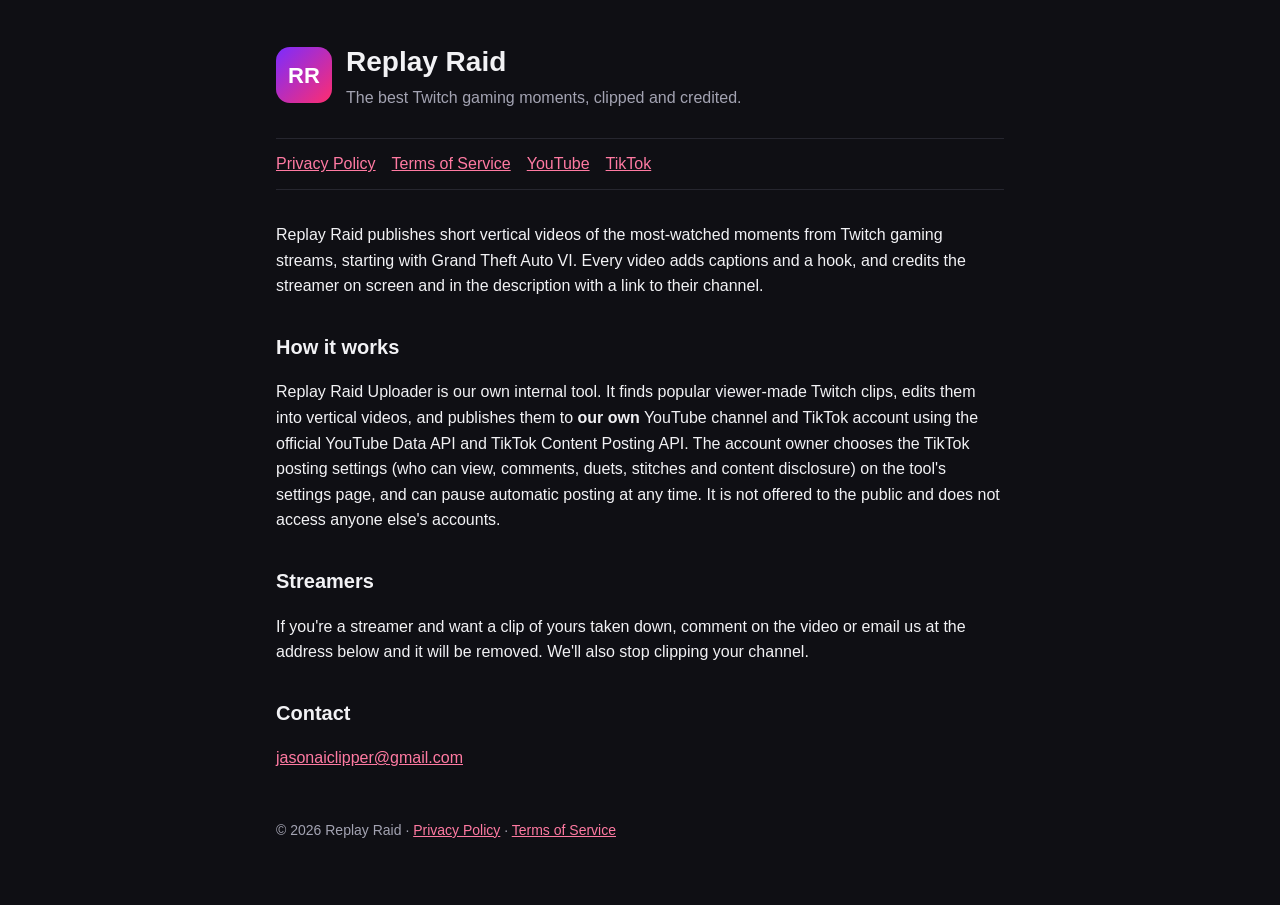
<file: index.html>
<!doctype html><html lang="en"><head><meta charset="utf-8"><meta name="viewport" content="width=device-width,initial-scale=1">
<title>Replay Raid</title><meta name="description" content="The best Twitch gaming moments as short vertical clips, always credited to the streamer.">
<link rel="stylesheet" href="style.css"></head><body><main>
<header><div class="logo">RR</div><div><h1>Replay Raid</h1><div class="muted">The best Twitch gaming moments, clipped and credited.</div></div></header>
<nav><a href="privacy.html">Privacy Policy</a><a href="terms.html">Terms of Service</a><a href="https://www.youtube.com/@replayraidclips">YouTube</a><a href="https://www.tiktok.com/@replay.raid">TikTok</a></nav>
<p>Replay Raid publishes short vertical videos of the most-watched moments from Twitch gaming streams, starting with Grand Theft Auto VI. Every video adds captions and a hook, and credits the streamer on screen and in the description with a link to their channel.</p>
<h2>How it works</h2>
<p>Replay Raid Uploader is our own internal tool. It finds popular viewer-made Twitch clips, edits them into vertical videos, and publishes them to <strong>our own</strong> YouTube channel and TikTok account using the official YouTube Data API and TikTok Content Posting API. The account owner chooses the TikTok posting settings (who can view, comments, duets, stitches and content disclosure) on the tool's settings page, and can pause automatic posting at any time. It is not offered to the public and does not access anyone else's accounts.</p>
<h2>Streamers</h2>
<p>If you're a streamer and want a clip of yours taken down, comment on the video or email us at the address below and it will be removed. We'll also stop clipping your channel.</p>
<h2>Contact</h2>
<p><a href="mailto:jasonaiclipper@gmail.com">jasonaiclipper@gmail.com</a></p>
<footer>&copy; 2026 Replay Raid &middot; <a href="privacy.html">Privacy Policy</a> &middot; <a href="terms.html">Terms of Service</a></footer>
</main></body></html>
</file>
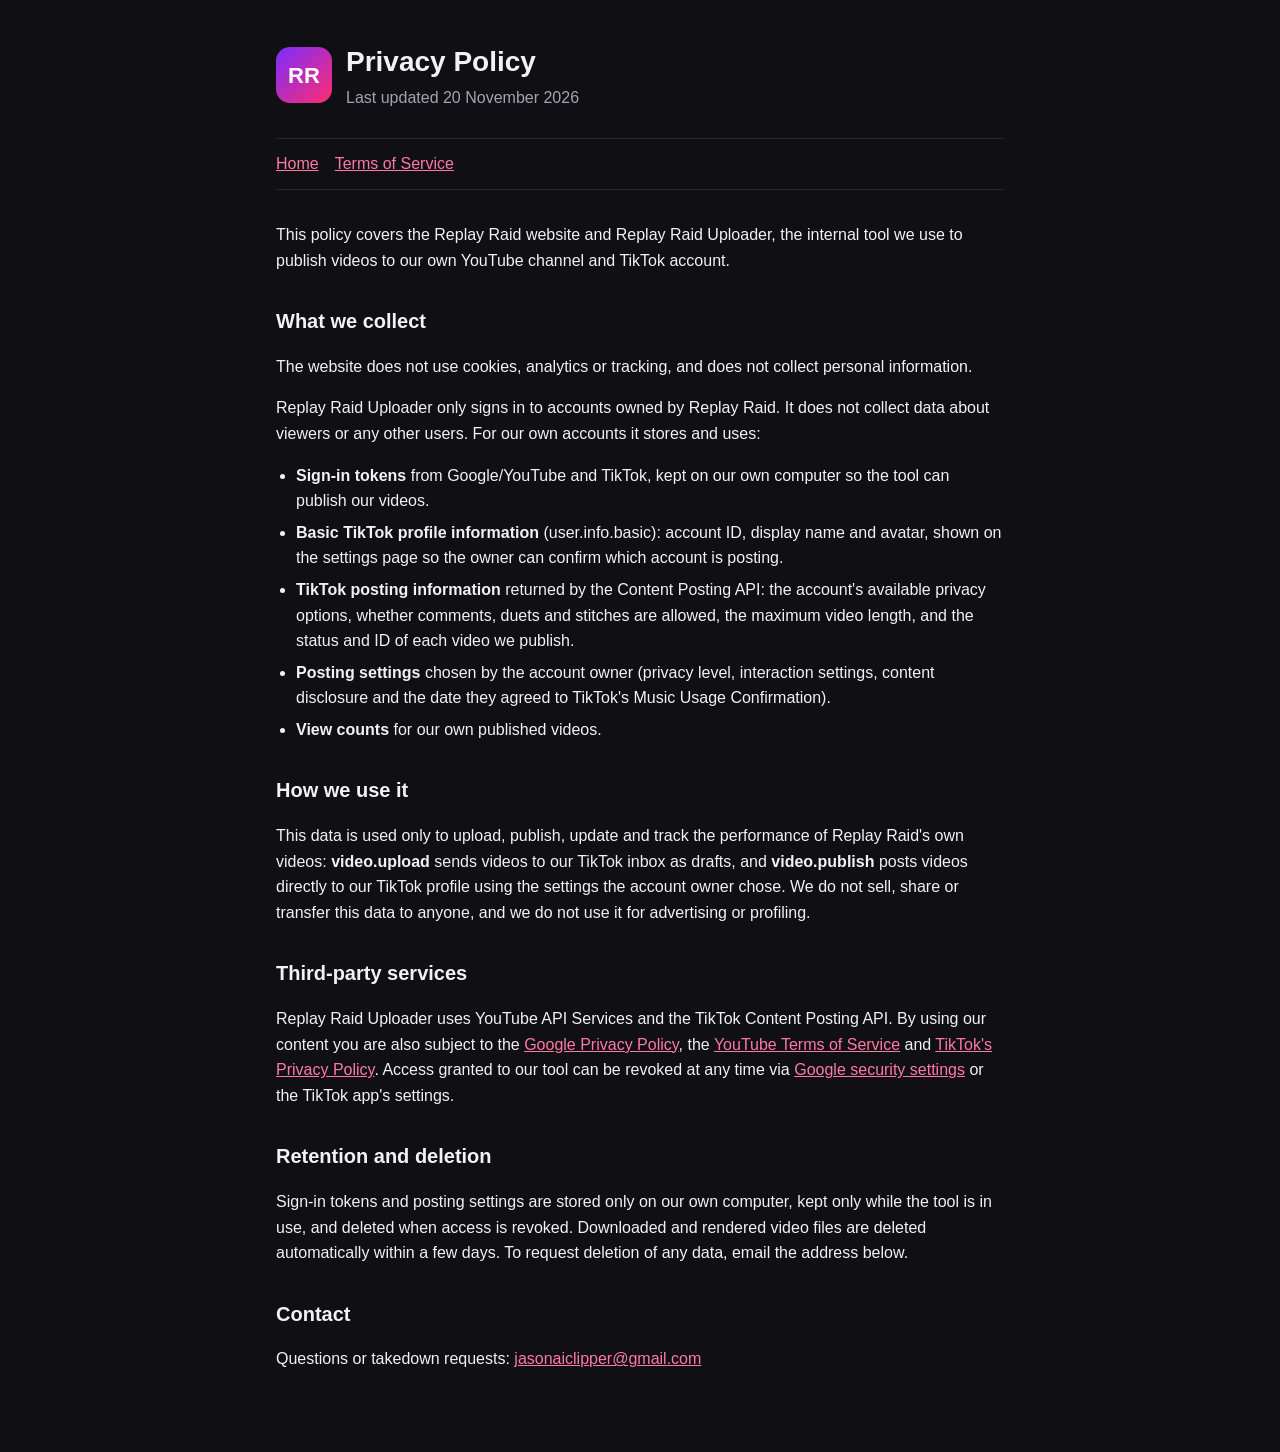
<file: privacy.html>
<!doctype html><html lang="en"><head><meta charset="utf-8"><meta name="viewport" content="width=device-width,initial-scale=1">
<title>Privacy Policy - Replay Raid</title><link rel="stylesheet" href="style.css"></head><body><main>
<header><div class="logo">RR</div><div><h1>Privacy Policy</h1><div class="muted">Last updated 20 November 2026</div></div></header>
<nav><a href="index.html">Home</a><a href="terms.html">Terms of Service</a></nav>
<p>This policy covers the Replay Raid website and Replay Raid Uploader, the internal tool we use to publish videos to our own YouTube channel and TikTok account.</p>
<h2>What we collect</h2>
<p>The website does not use cookies, analytics or tracking, and does not collect personal information.</p>
<p>Replay Raid Uploader only signs in to accounts owned by Replay Raid. It does not collect data about viewers or any other users. For our own accounts it stores and uses:</p>
<ul>
<li><strong>Sign-in tokens</strong> from Google/YouTube and TikTok, kept on our own computer so the tool can publish our videos.</li>
<li><strong>Basic TikTok profile information</strong> (user.info.basic): account ID, display name and avatar, shown on the settings page so the owner can confirm which account is posting.</li>
<li><strong>TikTok posting information</strong> returned by the Content Posting API: the account's available privacy options, whether comments, duets and stitches are allowed, the maximum video length, and the status and ID of each video we publish.</li>
<li><strong>Posting settings</strong> chosen by the account owner (privacy level, interaction settings, content disclosure and the date they agreed to TikTok's Music Usage Confirmation).</li>
<li><strong>View counts</strong> for our own published videos.</li>
</ul>
<h2>How we use it</h2>
<p>This data is used only to upload, publish, update and track the performance of Replay Raid's own videos: <strong>video.upload</strong> sends videos to our TikTok inbox as drafts, and <strong>video.publish</strong> posts videos directly to our TikTok profile using the settings the account owner chose. We do not sell, share or transfer this data to anyone, and we do not use it for advertising or profiling.</p>
<h2>Third-party services</h2>
<p>Replay Raid Uploader uses YouTube API Services and the TikTok Content Posting API. By using our content you are also subject to the <a href="https://policies.google.com/privacy">Google Privacy Policy</a>, the <a href="https://www.youtube.com/t/terms">YouTube Terms of Service</a> and <a href="https://www.tiktok.com/legal/page/global/privacy-policy/en">TikTok's Privacy Policy</a>. Access granted to our tool can be revoked at any time via <a href="https://security.google.com/settings/security/permissions">Google security settings</a> or the TikTok app's settings.</p>
<h2>Retention and deletion</h2>
<p>Sign-in tokens and posting settings are stored only on our own computer, kept only while the tool is in use, and deleted when access is revoked. Downloaded and rendered video files are deleted automatically within a few days. To request deletion of any data, email the address below.</p>
<h2>Contact</h2>
<p>Questions or takedown requests: <a href="mailto:jasonaiclipper@gmail.com">jasonaiclipper@gmail.com</a></p>
</main></body></html>
</file>
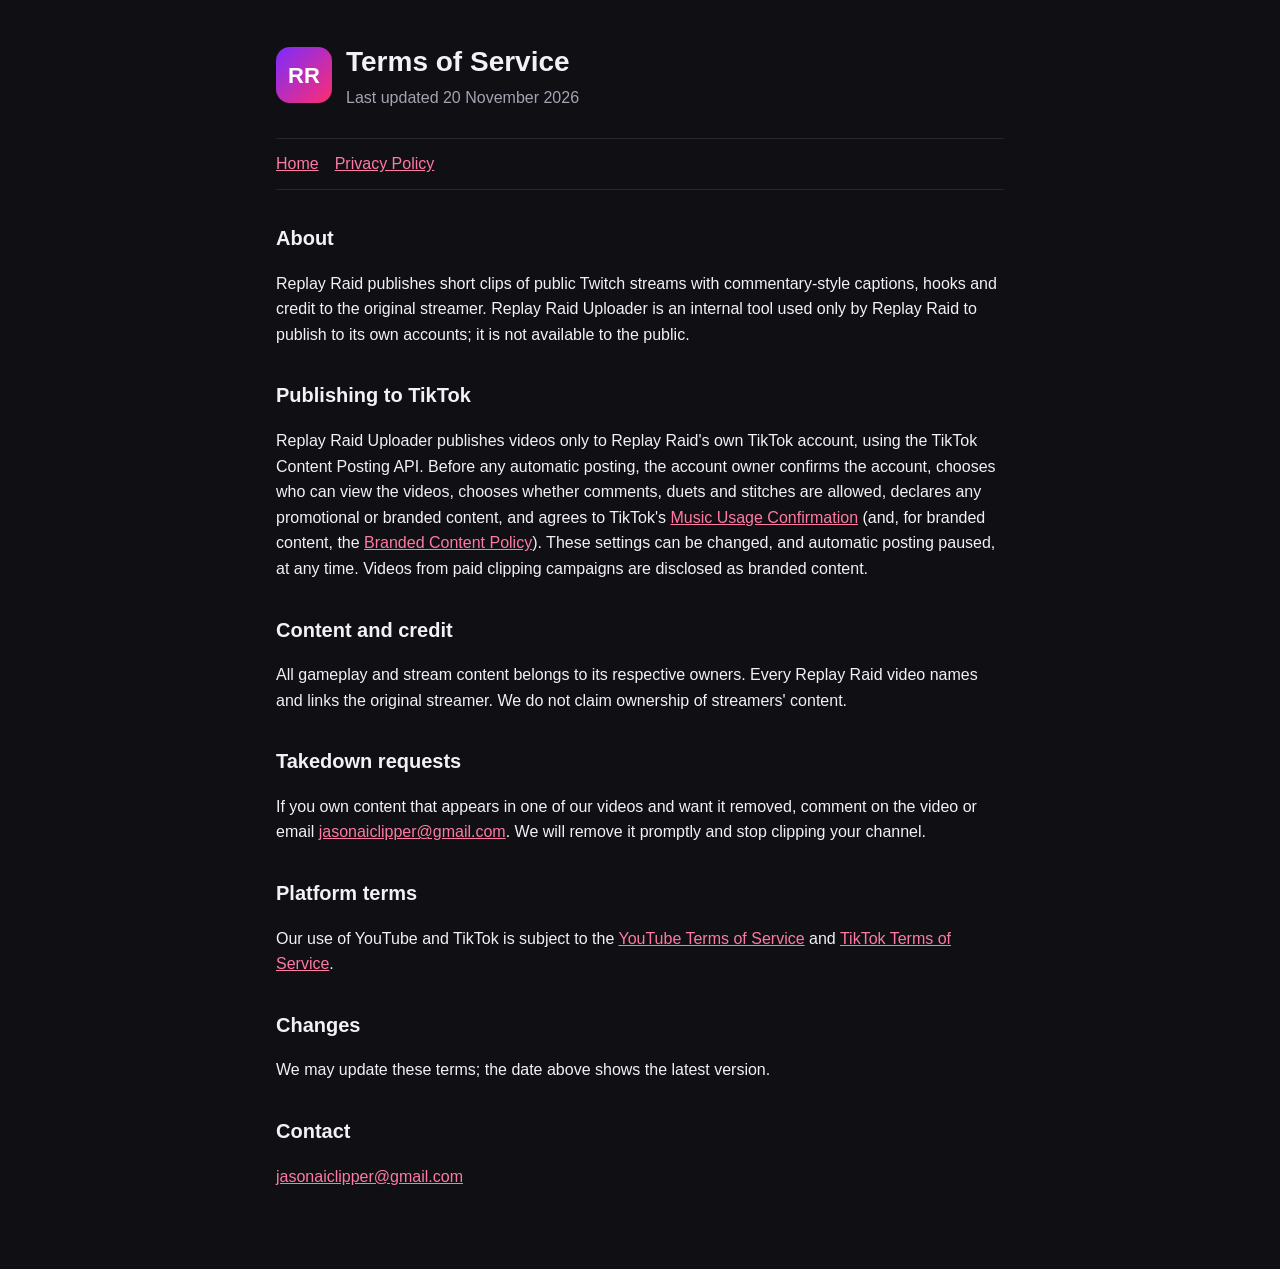
<file: terms.html>
<!doctype html><html lang="en"><head><meta charset="utf-8"><meta name="viewport" content="width=device-width,initial-scale=1">
<title>Terms of Service - Replay Raid</title><link rel="stylesheet" href="style.css"></head><body><main>
<header><div class="logo">RR</div><div><h1>Terms of Service</h1><div class="muted">Last updated 20 November 2026</div></div></header>
<nav><a href="index.html">Home</a><a href="privacy.html">Privacy Policy</a></nav>
<h2>About</h2>
<p>Replay Raid publishes short clips of public Twitch streams with commentary-style captions, hooks and credit to the original streamer. Replay Raid Uploader is an internal tool used only by Replay Raid to publish to its own accounts; it is not available to the public.</p>
<h2>Publishing to TikTok</h2>
<p>Replay Raid Uploader publishes videos only to Replay Raid's own TikTok account, using the TikTok Content Posting API. Before any automatic posting, the account owner confirms the account, chooses who can view the videos, chooses whether comments, duets and stitches are allowed, declares any promotional or branded content, and agrees to TikTok's <a href="https://www.tiktok.com/legal/page/global/music-usage-confirmation/en">Music Usage Confirmation</a> (and, for branded content, the <a href="https://www.tiktok.com/legal/page/global/bc-policy/en">Branded Content Policy</a>). These settings can be changed, and automatic posting paused, at any time. Videos from paid clipping campaigns are disclosed as branded content.</p>
<h2>Content and credit</h2>
<p>All gameplay and stream content belongs to its respective owners. Every Replay Raid video names and links the original streamer. We do not claim ownership of streamers' content.</p>
<h2>Takedown requests</h2>
<p>If you own content that appears in one of our videos and want it removed, comment on the video or email <a href="mailto:jasonaiclipper@gmail.com">jasonaiclipper@gmail.com</a>. We will remove it promptly and stop clipping your channel.</p>
<h2>Platform terms</h2>
<p>Our use of YouTube and TikTok is subject to the <a href="https://www.youtube.com/t/terms">YouTube Terms of Service</a> and <a href="https://www.tiktok.com/legal/page/global/terms-of-service/en">TikTok Terms of Service</a>.</p>
<h2>Changes</h2>
<p>We may update these terms; the date above shows the latest version.</p>
<h2>Contact</h2>
<p><a href="mailto:jasonaiclipper@gmail.com">jasonaiclipper@gmail.com</a></p>
</main></body></html>
</file>
<file: style.css>
:root{--bg:#0f0f14;--fg:#f2f2f5;--muted:#a3a3b2;--accent:#ff2d6f;--accent2:#7b2cff}
*{box-sizing:border-box}body{margin:0;background:var(--bg);color:var(--fg);font:16px/1.6 -apple-system,BlinkMacSystemFont,"Segoe UI",Roboto,sans-serif}
main{max-width:760px;margin:0 auto;padding:40px 16px 64px}
header{display:flex;align-items:center;gap:14px;margin-bottom:28px}
.logo{width:56px;height:56px;border-radius:14px;background:linear-gradient(135deg,var(--accent2),var(--accent));display:grid;place-items:center;font-weight:900;font-size:22px;color:#fff}
h1{margin:0;font-size:28px}h2{margin-top:32px;font-size:20px}a{color:#ff7aa2}
nav{display:flex;flex-wrap:wrap;gap:16px;margin:8px 0 32px;padding:12px 0;border-top:1px solid #26262f;border-bottom:1px solid #26262f}
.muted{color:var(--muted)}footer{margin-top:48px;color:var(--muted);font-size:14px}
ul{padding-left:20px}li{margin:6px 0}
</file>
